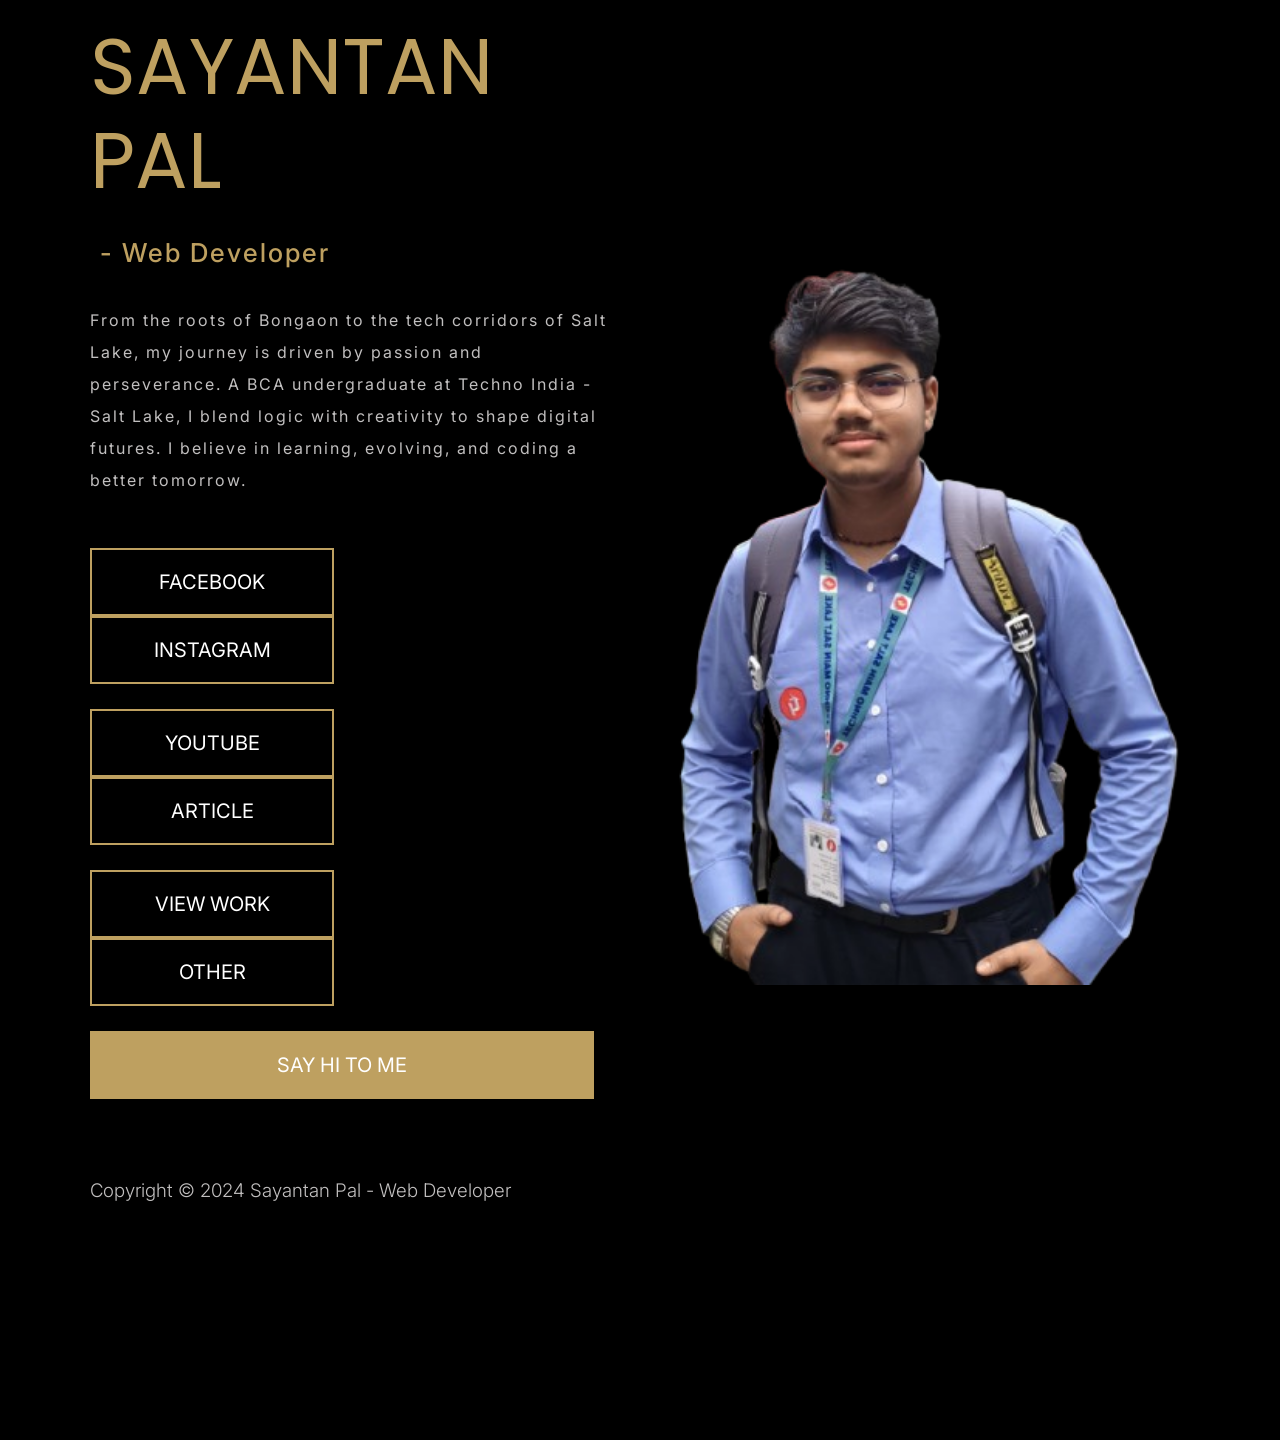
<file: My Portfollio/index.html>
<!DOCTYPE html>
<html lang="en">
  <head>
    <meta charset="UTF-8" />
    <meta name="viewport" content="width=device-width, initial-scale=1.0" />
    <title>SAYANTAN PAL</title>
    <link rel="stylesheet" href="style.css" />
  </head>
  <body>
    <header>
      <div class="header-left-side">
        <h1>
          SAYANTAN PAL
        </h1>
        <h2>- Web Developer</h2>
        <p>
          From the roots of Bongaon to the tech corridors of Salt Lake, my journey is driven by passion and perseverance. A BCA undergraduate at Techno India - Salt Lake, I blend logic with creativity to shape digital futures. I believe in learning, evolving, and coding a better tomorrow.
        </p>
        <a href="https://www.facebook.com/share/1BY53KnU5L/"><button>FACEBOOK</button></a>
        <a href="https://www.instagram.com/sayantanhere?igsh=MWhpZXRwempkcnltZg=="><button>INSTAGRAM</button></a>
        <br />
        <br />
        <a href="https://youtube.com/@clesboldgamer?si=j9iuVMWXZ6Q2GIqb"><button>YOUTUBE</button></a>
        <button>Article</button> <br />
        <br />
        <button>View work</button>
        <button>OTHER</button> <br />
        <br />
        <button class="btn">Say Hi To Me</button>
        <h3>Copyright © 2024 Sayantan Pal - Web Developer</h3>
      </div>
      <div class="header-right-side">
        <img src="portfolio-images/sayantanTi.png" alt="img"/>
      </div>
    </header>
  </body>
</html>
</file>
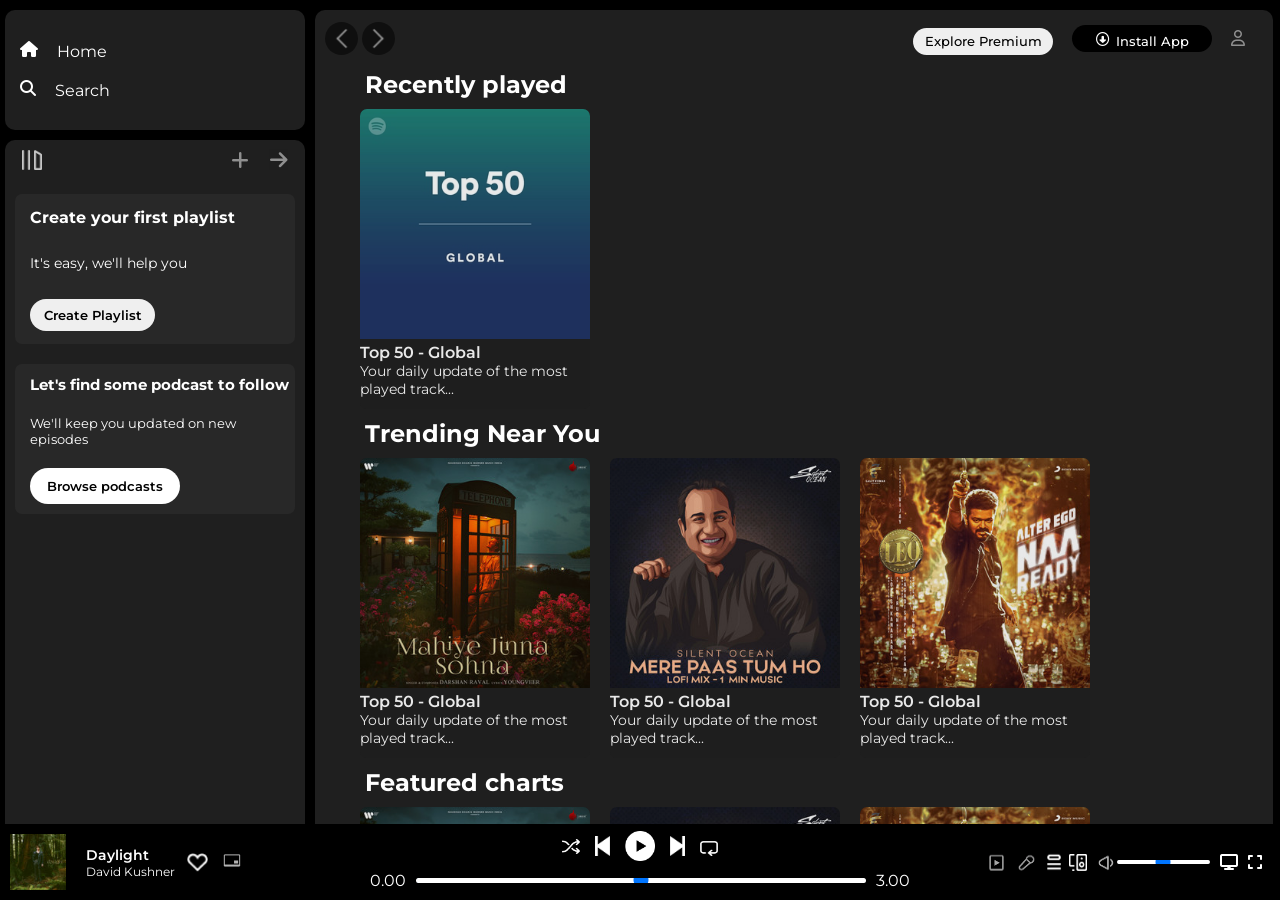
<file: Spotify Clone/index.html>
<!DOCTYPE html>
<html lang="en">
<head>
    <meta charset="UTF-8">
    <meta name="viewport" content="width=device-width, initial-scale=1.0">
    <link rel="icon" href="asset/logo.png">
    <title>Spotify - Web Player: Music for everyone</title>
    
    <link rel="stylesheet" href="https://cdnjs.cloudflare.com/ajax/libs/font-awesome/6.7.2/css/all.min.css" integrity="sha512-Evv84Mr4kqVGRNSgIGL/F/aIDqQb7xQ2vcrdIwxfjThSH8CSR7PBEakCr51Ck+w+/U6swU2Im1vVX0SVk9ABhg==" crossorigin="anonymous" referrerpolicy="no-referrer" />
    <link rel="preconnect" href="https://fonts.googleapis.com">
    <link rel="preconnect" href="https://fonts.gstatic.com" crossorigin>
    <link href="https://fonts.googleapis.com/css2?family=Montserrat:ital,wght@0,100..900;1,100..900&family=Poppins:ital,wght@0,100;0,200;0,300;0,400;0,500;0,600;0,700;0,800;0,900;1,100;1,200;1,300;1,400;1,500;1,600;1,700;1,800;1,900&display=swap" rel="stylesheet">

    <link rel="stylesheet" href="style.css">
</head>
<body>
    <div class="main">
        <div class="sidebar">
            <div class="home_search">
                <div class="home">
                    <i class="fa-solid fa-house"></i>            
                    <a href="#">Home</a>
                </div>
                <br>
                <div class="search">
                    <i class="fa-solid fa-magnifying-glass"></i>
                    <a href="#">Search</a>
                </div>
            </div>

            <div class="library">
                <div class="library_content">
                    <div class="your_libray">
                        <img src="asset/library_icon.png" alt="library-Icon">
                        <!-- <p>Your Library</p> -->
                    </div>
                    <div class="arrow_plus">
                        <i class="fa-solid fa-plus"></i>
                        <i class="fa-solid fa-arrow-right"></i>
                    </div>
                </div>
                <div class="playlist">
                    <p class="p1">Create your first playlist</p>
                    <p class="p2">It's easy, we'll help you</p>
                    <button>Create Playlist</button>
                </div>

                <div class="podcast">
                    <p class="podcast_para1">Let's find some podcast to follow</p>
                    <p class="podcast_para2">We'll keep you updated on new episodes</p>
                    <button>Browse podcasts</button>
                </div>
            </div>
        </div>
        

        <div class="main_content">
            <div class="main_nav">
                <div class="main_nav_left">
                    <img src="asset/backward_icon.png" alt="">
                    <img src="asset/forward_icon.png" alt="">
                </div>
                <div class="main_nav_right">
                    <button class="explore_premium">Explore Premium</button>
                    <button class="install_app">
                        <i class="fa-regular fa-circle-down" style="padding-top: 5px; padding-right: 3px;"></i>
                        Install App
                    </button>
                    <i class="fa-regular fa-user UserIcon"></i>

                </div>
                
            </div>

            <div class="card_content">

                <h2 class="card_heading"><a href="#">Recently played</a></h2>
                <div class="content">
                    <div class="card">
                        <img src="asset/card1img.jpeg" alt="top50GlobalImage">
                        <p class="heading">Top 50 - Global</p>
                        <p class="info">Your daily update of the most played track...</p>
                    </div>
                </div>

                    <h2 class="card_heading"><a href="#">Trending Near You </a></h2>
                    <div class="content">

                        <div class="card">
                            <img src="asset/card2img.jpeg" alt="top50GlobalImage">
                            <p class="heading">Top 50 - Global</p>
                            <p class="info">Your daily update of the most played track...</p>
                        </div>
                        
                        <div class="card">
                            <img src="asset/card3img.jpeg" alt="top50GlobalImage">
                            <p class="heading"> Top 50 - Global</p>
                            <p class="info">Your daily update of the most played track...</p>
                        </div>

                        <div class="card">
                            <img src="asset/card4img.jpeg" alt="top50GlobalImage">
                            <p class="heading">Top 50 - Global</p>
                            <p class="info">Your daily update of the most played track...</p>
                        </div>
                    </div>
                    
                    <h2 class="card_heading"><a href="#">Featured charts</a></h2>
                    <div class="content">

                        <div class="card">
                            <img src="asset/card2img.jpeg" alt="top50GlobalImage">
                            <p class="heading">Top 50 - Global</p>
                            <p class="info">Your daily update of the most played track...</p>
                        </div>
                        
                        <div class="card">
                            <img src="asset/card3img.jpeg" alt="top50GlobalImage">
                            <p class="heading"> Top 50 - Global</p>
                            <p class="info">Your daily update of the most played track...</p>
                        </div>

                        <div class="card">
                            <img src="asset/card4img.jpeg" alt="top50GlobalImage">
                            <p class="heading">Top 50 - Global</p>
                            <p class="info">Your daily update of the most played track...</p>
                        </div>
                    </div>
            </div>
            <br><br><br><br><br><br><br><br><br><br><br><br><br><br><br><br><br>
        </div>



        <div class="music_player">
            <div class="album">
                <img src="asset/album_picture.jpeg" class="album_image" alt="">
                <div class="title">
                    <p class="song_name">Daylight</p>
                    <p class="singer_name">David Kushner</p>
                </div>
                <img src="asset/album_icon1.png" class="album_love" alt="">
                <img src="asset/album_icon2.png" class="album_control" alt="">
            </div>

            <div class="controller">
                <div class="upper">
                    <img src="asset/player_icon1.png" class="upper_shuffle" alt="">
                    <img src="asset/player_icon2.png" class="upper_left" alt="">
                    <img src="asset/player_icon3.png" class="upper_play" alt="">
                    <img src="asset/player_icon4.png" class="upper_right" alt="">
                    <img src="asset/player_icon5.png" class="upper_loop" alt="">
                </div>

                <div class="lower">
                    <span>0.00</span>
                    <input class="lower_range" type="range" min="0" max="100" step="2">
                    <span>3.00</span>

                </div>
            </div>



            <div class="sound">
                <img class="sound_img1" src="asset/controls_icon1.png" alt="">
                <img class="sound_img2" src="asset/controld_icon2.png" alt="">
                <img class="sound_img3" src="asset/controls_icon3.png" alt="">
                <img class="sound_img4" src="asset/controls_icon4.png" alt="">
                <img class="sound_img5" src="asset/controls_icon5.png" alt="">
                <input type="range" min="0" max="100" step="2" class="sound_range" name="" id="">
                <i class="fa-solid fa-display"></i>
                <i class="fa-solid fa-expand"></i>

            </div>
        </div>



    </div>
</body>
</html>
</file>
<file: My Portfollio/style.css>
/* Google Font  */
@import url("https://fonts.googleapis.com/css2?family=Poppins:wght@700&display=swap");

@import url("https://fonts.googleapis.com/css2?family=Inter:wght@600;700&display=swap");

/* Custom CSS  */
* {
  margin: 0;
  padding: 0;
  box-sizing: border-box;
  outline: none;
  border: none;
  list-style: none;
  text-decoration: none;
  font-family: "Poppins", sans-serif;
}
::selection {
  color: black;
  background-color: #bea060;
}
header {
  width: 100%;
  height: 160vh;
  background-color: black;
  display: flex;
}
.header-left-side {
  padding: 0 0 0 90px;
  color: white;
}
.header-left-side h1 {
  color: #bea060;
  line-height: 1.2em;
  font-size: 78px;
  padding-top: 20px;
  margin-bottom: 20px;
  font-weight: 400 !important;
}
.header-left-side h2 {
  color: #bea060;
  font-family: "Inter", sans-serif;
  font-size: 26px;
  line-height: 1.2em;
  font-weight: 500;
  letter-spacing: 2px;
  padding: 10px;
}
.header-left-side p {
  margin-top: 5%;
  margin-bottom: 10%;
  font-family: "Inter", sans-serif;
  letter-spacing: 2px;
  font-size: 16px;
  color: #c1bfbf;
  line-height: 2;
}
button {
  padding: 20px 10px;
  border: 2px solid #bea060;
  background: transparent;
  width: 47%;
  color: white;
  margin-right: 15px;
  font-family: "Inter", sans-serif;
  font-size: 20px;
  text-transform: uppercase;
  cursor: pointer;
}
button:hover {
  background-color: #bea060;
  transition: 0.7s;
}
.btn {
  width: 97%;
  background-color: #bea060;
}
.header-left-side h3 {
  color: #c1bfbf;
  padding-top: 80px;
  font-family: "Inter", sans-serif;
  font-weight: 300;
}
.header-right-side img {
  width: 670px;
  height: 884px;
  margin-top: 15%;
}
</file>
<file: Spotify Clone/style.css>
*{
    font-family: "Montserrat", sans-serif;
    font-optical-sizing: auto;
    overflow: hidden;
    margin: 0px;
    padding: 0px;
    color: white;
}

.main{
    background-color: black;
    display: flex;
    height: 100vh;
}
a{
    text-decoration: none;
}


.sidebar{
    height: 100%;
    width: 400px;
    margin:10px 10px 10px 5px;
    
}

.home_search{
    /* border: 2px solid green; */
    background-color: #1f1f1f;
    /* opacity: 0.75; */
    height: 120px;
    border-radius: 10px;
    display: flex;
    flex-direction: column;
    justify-content: center;    
}
.home_search i,a{
    /* border: 3px dotted red; */
    color: white;
    margin-left: 15px;
}
.search{
    /* opacity: 0.75; */
}
.search:hover{
    opacity: 1;
}


.library{
    background-color:#1f1f1f;
    height: 100vh;
    border-radius: 10px;
    margin-top: 10px;
    /* opacity: 0.75; */
}
.library_content{
    
    display: flex;
    justify-content: space-between;
        
    /* z-index: -1; */
}
.arrow_plus i{
    margin-right: 17px;
    font-size: 20px;
    margin: 10px 17px 0px 0px;
    opacity: 0.5;
}
.library img{
    height: 20px;
    width: 20px;
    margin: 10px 0px 0px 17px;
    opacity: 0.75;
}
.arrow_plus i:hover{
    opacity: 1;
    color: white;
}
.library_content img:hover{
    opacity: 1;
    color: white;
}

.playlist{
    height: 150px;
    background-color:#282828;
    margin-left: 10px;
    margin-right: 10px;
    margin-top: 20px;
    border-radius: 7px;
    display: flex;
    flex-direction: column;
    justify-content: space-around;

}
.playlist .p1{
    font-size: 16px;
    font-weight: 700;
    /* padding-left:15px; */
    margin-left: 15px;
}
.playlist .p2{
    font-size: 14px;
    font-weight: 400;
    /* padding-left:15px; */
    margin-left: 15px;
}
.playlist button{
    border: none;
    color: black;
    width: 125px;
    height: 32px;
    font-weight: 600;
    border-radius: 100px;
    padding-right:10px ;
    padding-left: 10px;
    margin-left: 15px;

}
.playlist button:hover{
    box-shadow: 2px 5px 10px black;
}
.playlist button:active{
    font-weight:700;
}

.podcast{
    height: 150px;
    background-color:#282828;
    margin-left: 10px;
    margin-right: 10px;
    margin-top: 20px;
    border-radius: 7px;
    display: flex;
    flex-direction: column;
    justify-content: space-around;
}
.podcast .podcast_para1{
    font-size: 15px;
    font-weight: 700;
    /* padding-left:15px; */
    margin-left: 15px;
}
.podcast .podcast_para2{
    font-size: 13px;
    font-weight: 400;
    /* padding-left:15px; */
    margin-left: 15px;
}
.podcast button{
    border: none;
    color: black;
    background-color: white;
    width: 150px;
    height: 36px;
    font-weight: 600;
    border-radius: 100px;
    padding-right:10px ;
    padding-left: 10px;
    margin-left: 15px;
}
.podcast button:hover{
    box-shadow: 2px 5px 10px black;
}
.podcast button:active{
    font-weight:700;
}




.main_content{
    background-color: #1f1f1f;
    width: 100vw;
    border-radius: 10px;
    overflow: auto;
    margin: 10px 7px 0px 0px;
}
.main_nav{
    /* border: 2px solid green; */
    z-index: 2;
    display: flex;
    justify-content: space-between;
    align-items: center;
    margin: 10px 10px 0px 10px;
    /* background-color: black; */
    height: 40px;
}
.main_nav_left{
    position: fixed;
}
.main_nav_right{
    position: fixed;
    right: 20px;
    
}
.main_nav_left img{
    background-color: black;
    opacity: 0.5;
    height: 23px;
    padding-top: 5px;
    padding-bottom: 5px;
    padding-left: 5px;
    padding-right: 5px;
    border-radius: 50%;
}
.main_nav_left img:hover{
    opacity: 1;
}
.main_nav_right button,.UserIcon{
    /* background-color: yellow; */
    margin-right: 15px;
}
.main_nav_right .UserIcon{
    opacity: 0.5;
}
.main_nav_right .UserIcon:hover{
    opacity: 1;
}
.explore_premium{
    border: none;
    color: black;
    width: 140px;
    height: 27px;
    font-weight: 500;
    border-radius: 100px;
    text-align: center;
}
.install_app{
    border: none;
    color: white;
    background-color: black;
    width: 140px;
    height: 27px;
    font-weight: 500;
    border-radius: 100px;
    text-align: center;
    text-align: center;
}
.main_nav_right button:hover{
    box-shadow: 2px 5px 10px black;
}
.main_nav_right button:active{
    font-weight:700;
}


.card_content{
    margin-left: 15px;
    margin-top: 10px;
}
.content{
    display: flex;
    margin: 10px;
}
.content .card{
    background-color: #1f1f1f;
    width: 230px;
    height: 300px;
    border-radius: 7px;
    margin-left: 20px;
    opacity: 0.9;
}

.card_heading{
    margin-left: 20px;
}

.card img{
    width: 100%;
}
.card .heading{
    font-weight: 600;
    font-size: 16px;
}
.card .info{
    font-size: 14px;
}

.card:hover{
    background-color: #232323;
    font-weight: 500;
}




.music_player{
    position: fixed;
    background-color:black;
    position: absolute;
    bottom: 0px;
    width: 100%;
    height: px;
    display: flex;
}

.album{
    /* background-color: red; */
    width: 25%;
    display: flex;
    /* justify-content: space-around; */
    align-items: center;
}
.album_image{
    height: 56px;
    width: 56px;

    padding: 10px;
}
.album_love{
    width: 25px;
    height: 25px;
    margin-left: 10px;
}
.album_control{
    width: 25px;
    height: 30px;
    margin-left: 10px;
}
.song_name{
    margin-left: 10px;
    font-size: 14px;
    font-weight: 600;
    
}
.singer_name{
    font-size: 12px;
    margin-left: 10px;
}


.controller{
    /* background-color: green; */
    width: 50%;
}
.upper{
    display: flex;
    justify-content: center;
    align-items: center;
    margin-top: 7px;
}
.upper_shuffle{
    height: 15px;
    width: 18px;
    margin-right: 15px;
}
.upper_left{
    height: 20px;
    width: 15px;
    margin-left: 15x;
}
.upper_play{
    height: 30px;
    width: 30px;
    margin-left: 15px;
}
.upper_right{
    height: 20px;
    width: 15px;
    margin-left: 15px;
}

.upper_loop{
    height: 15px;
    width: 18px;
    margin-left: 15px;
    margin-top: 4px;
}

.lower{
    display: flex;
    justify-content: center;
    align-items: center;
    margin-top: 10px;
}
.lower_range{
    /* height: 8px; */
    width: 450px;
    margin-left: 10px;
    margin-right: 10px;
    cursor: pointer;
}
.lower_range::-webkit-slider-runnable-track{
    background-color: white;
    border-radius: 100px;
    height: 0.3rem;
}
.lower_range::-webkit-slider-thumb{
    appearance: none;
    margin-top: -6px;
    height: 16px;
    width: 16px;
    border-radius: 50%;
    background-color: green;
}

.sound{
    /* background-color: blue; */
    width: 25%;
    display: flex;
    justify-content: center;
    align-items: center;
}
.sound_range{
    width: 93px;
    cursor: pointer;
}
.sound_range::-webkit-slider-runnable-track{
    background-color: white;
    border-radius: 100px;
    height: 0.3rem;
}
.sound_range::-webkit-slider-thumb{
    appearance: none;
    margin-top: -6px;
    height: 16px;
    width: 16px;
    border-radius: 50%;
    background-color: green;
}


.sound_img1{
    height: 35px;
    width: 25px;
    margin-left: 5px;
}
.sound_img2{
    height: 35px;
    width: 25px;
    margin-left: 5px;
    /* display: none; */
}
.sound_img3{
    height: 22px;
    width: 20px;
    margin-left: 5px;
    /* display: none; */
}
.sound_img4{
    height: 17px;
    width: 18px;
    margin-left: 5px;
    /* display: none; */
}
.sound_img5{
    height: 35px;
    width: 25px;
    margin-left: 5px;
}
.sound i{
    margin-left: 10px;
}
</file>
